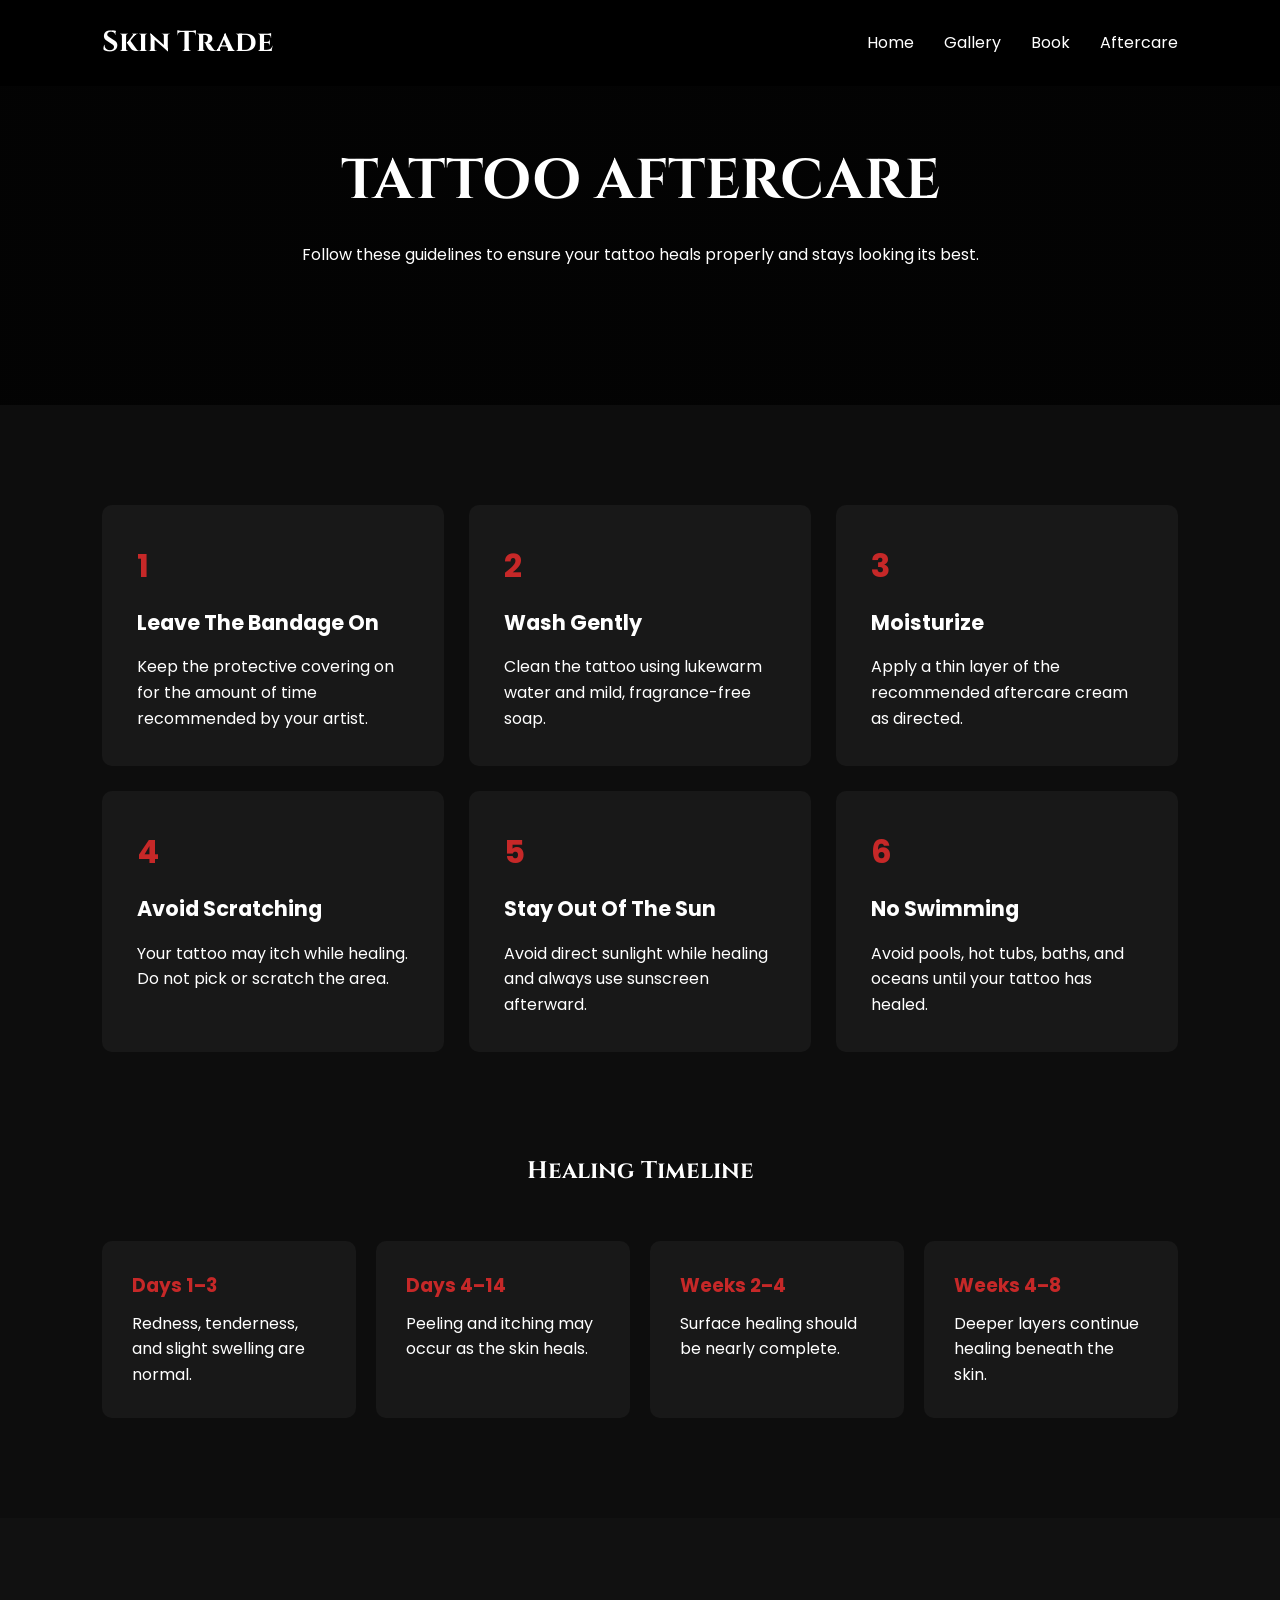
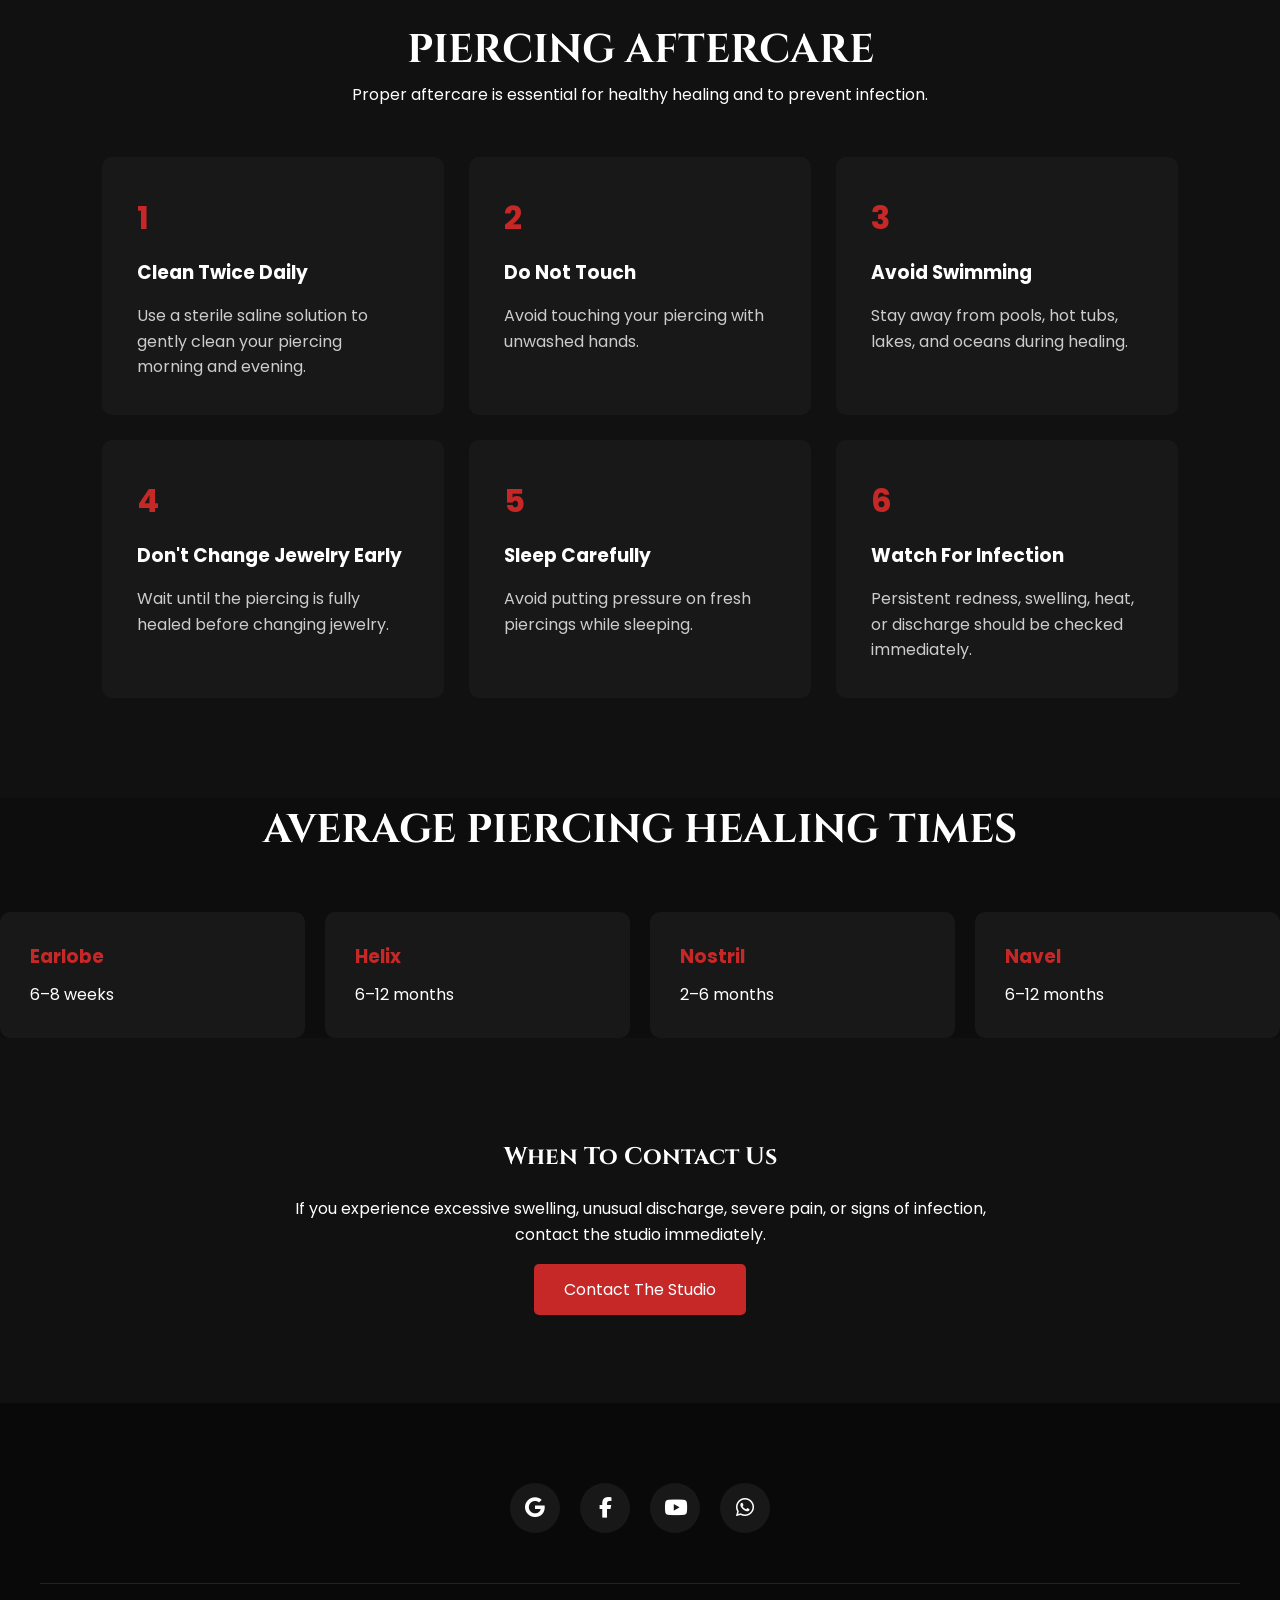
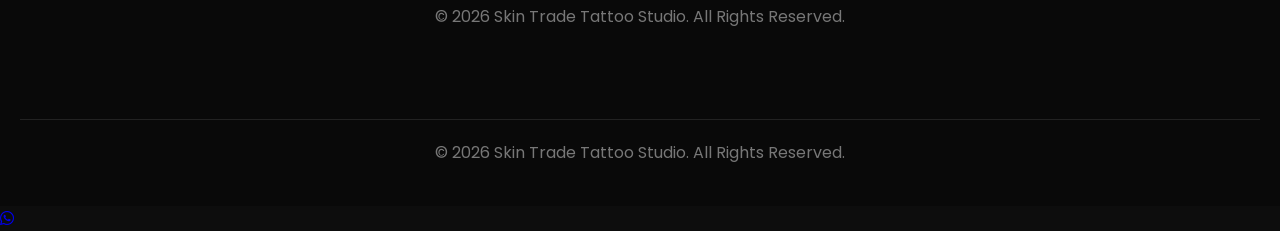
<file: aftercare.html>
<!DOCTYPE html>
<html lang="en">
<head>
    <link rel="stylesheet"
href="https://cdnjs.cloudflare.com/ajax/libs/font-awesome/6.5.2/css/all.min.css">
    <meta charset="UTF-8">
    <meta name="viewport" content="width=device-width, initial-scale=1.0">
    <title>Aftercare | Skin Trade Tattoo Studio</title>

    <link rel="stylesheet" href="style.css">

    <link rel="preconnect" href="https://fonts.googleapis.com">
    <link href="https://fonts.googleapis.com/css2?family=Cinzel:wght@500;700&family=Poppins:wght@300;400;500;600&display=swap" rel="stylesheet">
</head>
<body>

<header>
    <nav class="navbar">

        <div class="logo">Skin Trade</div>

        <ul class="nav-links" id="navLinks">
            <li><a href="index.html">Home</a></li>
            <li><a href="gallery.html">Gallery</a></li>
            <li><a href="booking.html">Book</a></li>
            <li><a href="aftercare.html">Aftercare</a></li>
        </ul>

        <div class="hamburger" id="hamburger">
            <span></span>
            <span></span>
            <span></span>
        </div>

    </nav>
</header>

<section class="aftercare-hero">

    <div class="aftercare-hero-content">

        <h1>TATTOO AFTERCARE</h1>

        <p>
            Follow these guidelines to ensure your tattoo heals properly and stays looking its best.
        </p>

    </div>

</section>

<section class="aftercare-section">

    <div class="aftercare-container">

        <div class="aftercare-card">
            <span>1</span>
            <h2>Leave The Bandage On</h2>
            <p>
                Keep the protective covering on for the amount of time recommended by your artist.
            </p>
        </div>

        <div class="aftercare-card">
            <span>2</span>
            <h2>Wash Gently</h2>
            <p>
                Clean the tattoo using lukewarm water and mild, fragrance-free soap.
            </p>
        </div>

        <div class="aftercare-card">
            <span>3</span>
            <h2>Moisturize</h2>
            <p>
                Apply a thin layer of the recommended aftercare cream as directed.
            </p>
        </div>

        <div class="aftercare-card">
            <span>4</span>
            <h2>Avoid Scratching</h2>
            <p>
                Your tattoo may itch while healing. Do not pick or scratch the area.
            </p>
        </div>

        <div class="aftercare-card">
            <span>5</span>
            <h2>Stay Out Of The Sun</h2>
            <p>
                Avoid direct sunlight while healing and always use sunscreen afterward.
            </p>
        </div>

        <div class="aftercare-card">
            <span>6</span>
            <h2>No Swimming</h2>
            <p>
                Avoid pools, hot tubs, baths, and oceans until your tattoo has healed.
            </p>
        </div>

    </div>

</section>

<section class="healing-timeline">

    <h2>Healing Timeline</h2>

    <div class="timeline-grid">

        <div class="timeline-card">
            <h3>Days 1–3</h3>
            <p>
                Redness, tenderness, and slight swelling are normal.
            </p>
        </div>

        <div class="timeline-card">
            <h3>Days 4–14</h3>
            <p>
                Peeling and itching may occur as the skin heals.
            </p>
        </div>

        <div class="timeline-card">
            <h3>Weeks 2–4</h3>
            <p>
                Surface healing should be nearly complete.
            </p>
        </div>

        <div class="timeline-card">
            <h3>Weeks 4–8</h3>
            <p>
                Deeper layers continue healing beneath the skin.
            </p>
        </div>

    </div>

</section>

<section class="piercing-aftercare">

    <div class="section-heading">
        <h2>PIERCING AFTERCARE</h2>
        <p>
            Proper aftercare is essential for healthy healing and to prevent infection.
        </p>
    </div>

    <div class="piercing-grid">

        <div class="piercing-card">
            <span>1</span>
            <h3>Clean Twice Daily</h3>
            <p>
                Use a sterile saline solution to gently clean your piercing morning and evening.
            </p>
        </div>

        <div class="piercing-card">
            <span>2</span>
            <h3>Do Not Touch</h3>
            <p>
                Avoid touching your piercing with unwashed hands.
            </p>
        </div>

        <div class="piercing-card">
            <span>3</span>
            <h3>Avoid Swimming</h3>
            <p>
                Stay away from pools, hot tubs, lakes, and oceans during healing.
            </p>
        </div>

        <div class="piercing-card">
            <span>4</span>
            <h3>Don't Change Jewelry Early</h3>
            <p>
                Wait until the piercing is fully healed before changing jewelry.
            </p>
        </div>

        <div class="piercing-card">
            <span>5</span>
            <h3>Sleep Carefully</h3>
            <p>
                Avoid putting pressure on fresh piercings while sleeping.
            </p>
        </div>

        <div class="piercing-card">
            <span>6</span>
            <h3>Watch For Infection</h3>
            <p>
                Persistent redness, swelling, heat, or discharge should be checked immediately.
            </p>
        </div>

    </div>

</section>

<section class="piercing-times">

    <div class="section-heading">
        <h2>AVERAGE PIERCING HEALING TIMES</h2>
    </div>

    <div class="timeline-grid">

        <div class="timeline-card">
            <h3>Earlobe</h3>
            <p>6–8 weeks</p>
        </div>

        <div class="timeline-card">
            <h3>Helix</h3>
            <p>6–12 months</p>
        </div>

        <div class="timeline-card">
            <h3>Nostril</h3>
            <p>2–6 months</p>
        </div>

        <div class="timeline-card">
            <h3>Navel</h3>
            <p>6–12 months</p>
        </div>

    </div>

</section>

<section class="warning-section">

    <h2>When To Contact Us</h2>

    <p>
        If you experience excessive swelling, unusual discharge,
        severe pain, or signs of infection, contact the studio immediately.
    </p>

    <a href="contact.html" class="btn-primary">
        Contact The Studio
    </a>

</section>

<footer>
    <footer>

    <div class="social-links">

         <a href="https://www.google.com/search?q=Skin+Trade+Tattoos+Johannesburg"
       target="_blank"
       title="Google Business Profile">
        <i class="fab fa-google"></i>
    </a>

        <a href="https://www.facebook.com/skin trade"
           target="_blank">
            <i class="fab fa-facebook-f"></i>
        </a>

         <a href="https://www.youtube.com/@Siyabongamhlongo-h3q"
       target="_blank">
        <i class="fab fa-youtube"></i>
    </a>

        <a href="https://wa.me/27791793517"
           target="_blank">
            <i class="fab fa-whatsapp"></i>
        </a>

    </div>

    <div class="copyright">
        <p>&copy; 2026 Skin Trade Tattoo Studio. All Rights Reserved.</p>
    </div>

</footer>

    <div class="copyright">
        <p>&copy; 2026 Skin Trade Tattoo Studio. All Rights Reserved.</p>
    </div>

</footer>

<script src="script.js"></script>
<a href="https://wa.me/27791793517"
   class="whatsapp-float"
   target="_blank">

   <i class="fab fa-whatsapp"></i>

</a>
</body>
</html>
</file>
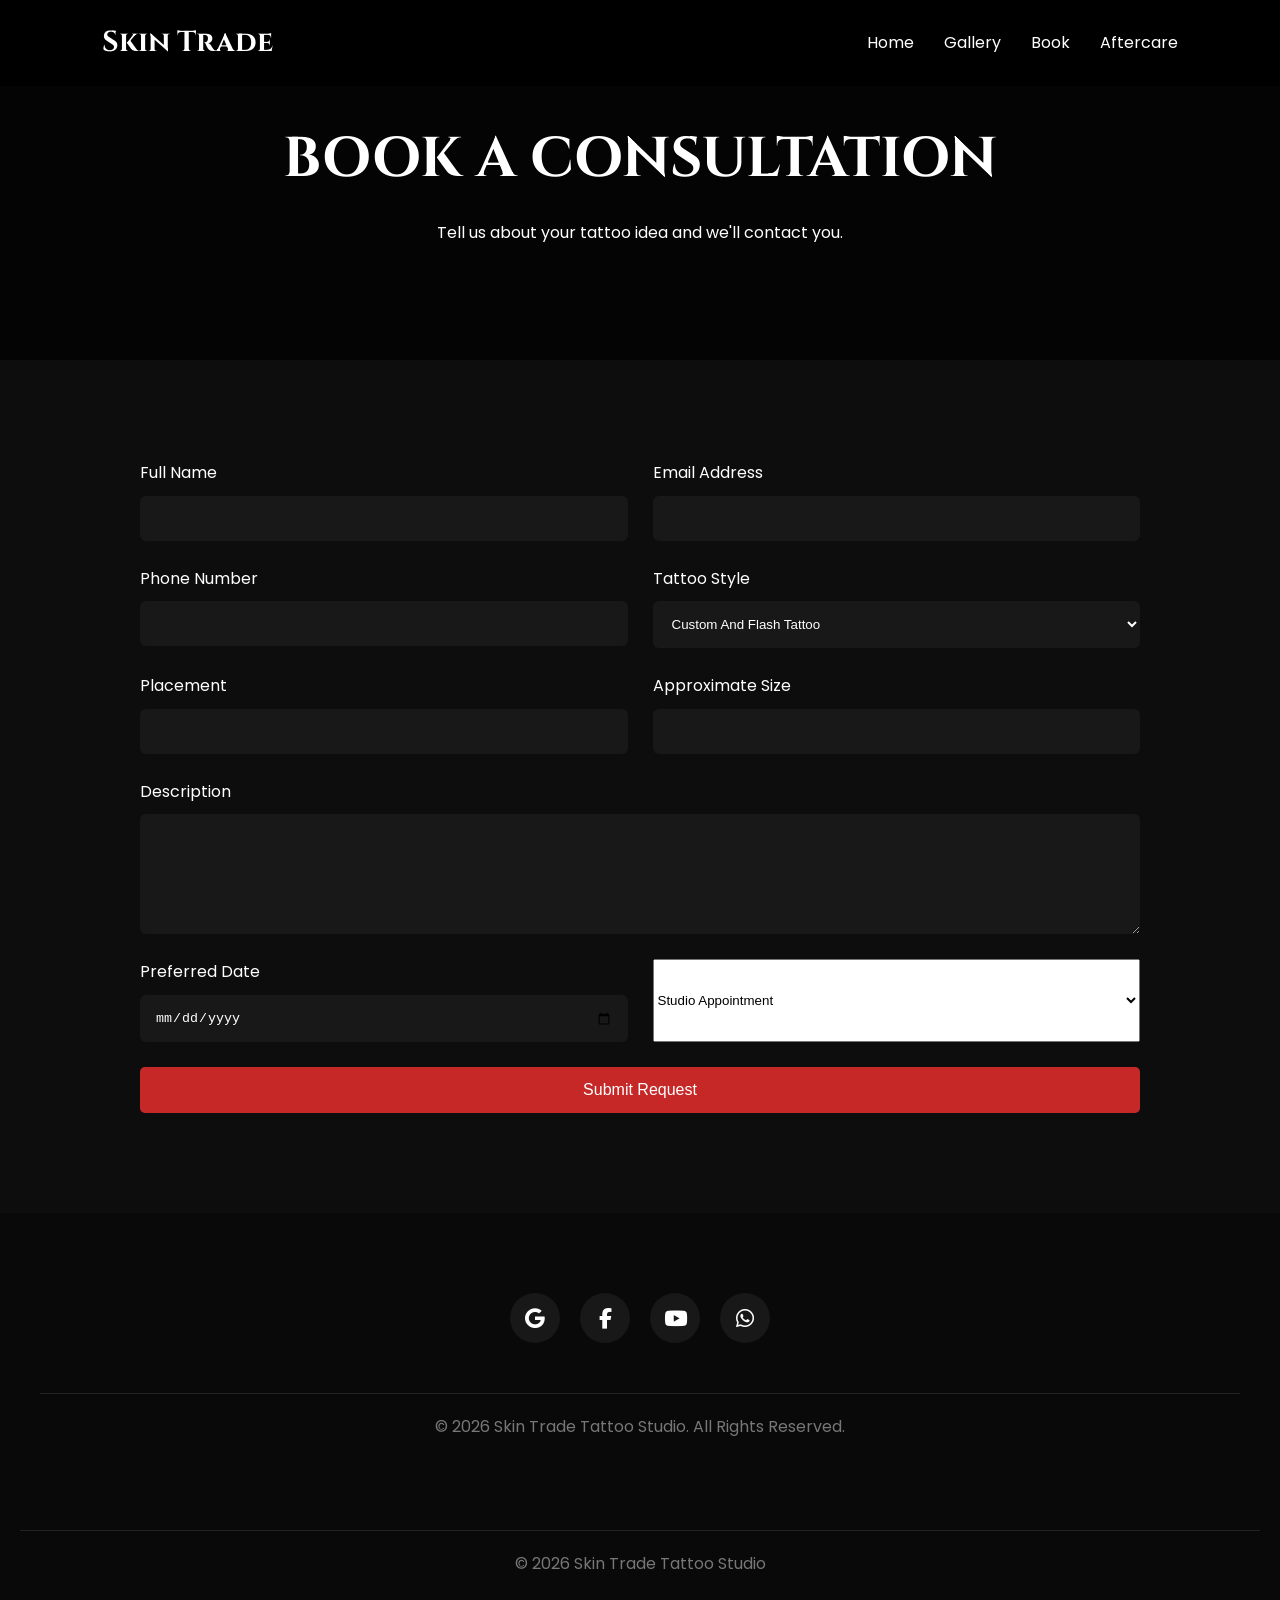
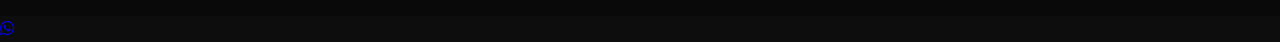
<file: booking.html>
<!DOCTYPE html>
<html lang="en">
<head>
    <link rel="stylesheet"
href="https://cdnjs.cloudflare.com/ajax/libs/font-awesome/6.5.2/css/all.min.css">
    <meta charset="UTF-8">
    <meta name="viewport" content="width=device-width, initial-scale=1.0">
    <title>Book Consultation | Skin Trade Tattoo Studio</title>

    <link rel="stylesheet" href="style.css">

    <link rel="preconnect" href="https://fonts.googleapis.com">
    <link href="https://fonts.googleapis.com/css2?family=Cinzel:wght@500;700&family=Poppins:wght@300;400;500;600&display=swap" rel="stylesheet">
</head>
<body>

<header>
    <nav class="navbar">
        <div class="logo">Skin Trade</div>

        <ul class="nav-links" id="navLinks">
            <li><a href="index.html">Home</a></li>
            <li><a href="gallery.html">Gallery</a></li>
            <li><a href="booking.html">Book</a></li>
            <li><a href="aftercare.html">Aftercare</a></li>
        </ul>

        <div class="hamburger" id="hamburger">
            <span></span>
            <span></span>
            <span></span>
        </div>
    </nav>
</header>

<section class="booking-hero">
    <div class="booking-hero-content">
        <h1>BOOK A CONSULTATION</h1>
        <p>
            Tell us about your tattoo idea and we'll contact you.
        </p>
    </div>
</section>

<section class="booking-section">

    <div class="booking-container">

        <form class="booking-form"
        action="https://formspree.io/f/xzdnzrlo"
    method="POST"> 


            <div class="form-group">
                <label>Full Name</label>
                <input type="text" name="fullname" required>
            </div>

            <div class="form-group">
                <label>Email Address</label>
                <input type="email" name="email" required>
            </div>

            <div class="form-group">
                <label>Phone Number</label>
                <input type="tel" name="phone" required>
            </div>

            <div class="form-group">
                <label>Tattoo Style</label>
                <select name="service">
                    <option>Custom And Flash Tattoo </option>
                    <option>Designs</option>
                    <option>Glow In The Dark Tattoos</option>
                    <option>Full Color Tattoos</option>
                    <option>Cover-Ups</option>
                    <option>Piercings</option>
                    <option>Body Jewelry</option>
                    <option>Black And Gray Tattoos</option>
                </select>
            </div>

            <div class="form-group">
                <label>Placement</label>
                <input type="text" name="placement">
            </div>

            <div class="form-group">
                <label>Approximate Size</label>
                <input type="text" name="size">
            </div>

            <div class="form-group full-width">
                <label>Description</label>
                <textarea name="description" rows="6"></textarea>
            </div>

            <div class="form-group">
                <label>Preferred Date</label>
                <input type="date" name="preferred_date">
            </div>

            <select name="appointment_type">
    <option>Studio Appointment</option>
    <option>House Call</option>
</select>

            <div class="form-group full-width">
                <button type="submit" class="btn-primary">
                    Submit Request
                </button>
            </div>

        </form>

    </div>

</section>

<footer>
    <footer>

    <div class="social-links">

         <a href="https://www.google.com/search?q=Skin+Trade+Tattoos+Johannesburg"
       target="_blank"
       title="Google Business Profile">
        <i class="fab fa-google"></i>
    </a>

        <a href="https://www.facebook.com/skin trade"
           target="_blank">
            <i class="fab fa-facebook-f"></i>
        </a>

         <a href="https://www.youtube.com/@Siyabongamhlongo-h3q"
       target="_blank">
        <i class="fab fa-youtube"></i>
    </a>

        <a href="https://wa.me/27791793517"
           target="_blank">
            <i class="fab fa-whatsapp"></i>
        </a>

    </div>

    <div class="copyright">
        <p>&copy; 2026 Skin Trade Tattoo Studio. All Rights Reserved.</p>
    </div>

</footer>
    <div class="copyright">
        <p>&copy; 2026 Skin Trade Tattoo Studio</p>
    </div>
</footer>

<script src="script.js"></script>
<a href="https://wa.me/27791793517"
   class="whatsapp-float"
   target="_blank">

   <i class="fab fa-whatsapp"></i>

</a>
</body>
</html>
</file>
<file: style.css>
*{
    margin:0;
    padding:0;
    box-sizing:border-box;
}

html{
    scroll-behavior:smooth;
}

body{
    font-family:'Poppins',sans-serif;
    background:#0d0d0d;
    color:#fff;
    line-height:1.6;
}

img{
    max-width:100%;
    display:block;
}

a{
    text-decoration:none;
}

.navbar{
    position:fixed;
    top:0;
    left:0;
    width:100%;
    padding:20px 8%;
    display:flex;
    justify-content:space-between;
    align-items:center;
    background:rgba(0,0,0,.95);
    z-index:1000;
}

.logo{
    font-family:'Cinzel',serif;
    font-size:1.8rem;
    font-weight:700;
}

.nav-links{
    display:flex;
    list-style:none;
    gap:30px;
}

.nav-links a{
    color:white;
    transition:.3s;
}

.nav-links a:hover{
    color:#c62828;
}

.hero{
    min-height:100vh;
    display:flex;
    justify-content:center;
    align-items:center;
    text-align:center;
    padding:100px 20px;
    position:relative;

    background:
    linear-gradient(rgba(0,0,0,.75),
    rgba(0,0,0,.75)),
    url('images/hero.jpg')
    center/cover;
}

.hero-content{
    max-width:800px;
}

.hero-subtitle{
    color:#c62828;
    letter-spacing:3px;
}

.hero h1{
    font-family:'Cinzel',serif;
    font-size:4rem;
    margin:20px 0;
}

.hero p{
    font-size:1.1rem;
    margin-bottom:30px;
}

.hero-buttons{
    display:flex;
    justify-content:center;
    gap:20px;
    flex-wrap:wrap;
}

.btn-primary{
    background:#c62828;
    color:white;
    padding:14px 30px;
    border-radius:5px;
    transition:.3s;
}

.btn-primary:hover{
    background:#a91f1f;
}

.btn-secondary{
    border:2px solid white;
    color:white;
    padding:14px 30px;
    border-radius:5px;
}

.section-heading{
    text-align:center;
    margin-bottom:50px;
}

.section-heading h2{
    font-family:'Cinzel',serif;
    font-size:2.5rem;
}

.about{
    padding:100px 8%;
}

.about-container{
    display:grid;
    grid-template-columns:1fr 1fr;
    gap:50px;
    align-items:center;
}

.about-image img{
    border-radius:10px;
}

.about-text h3{
    margin-bottom:20px;
}

.about-text p{
    margin-bottom:20px;
}

.why-us{
    padding:100px 8%;
    background:#111;
}

.why-grid{
    display:grid;
    grid-template-columns:repeat(auto-fit,minmax(250px,1fr));
    gap:25px;
}

.why-card{
    background:#181818;
    padding:30px;
    border-radius:10px;
}

.styles{
    padding:100px 8%;
}

.styles-grid{
    display:grid;
    grid-template-columns:repeat(auto-fit,minmax(250px,1fr));
    gap:25px;
}

.style-card{
    background:#181818;
    padding:50px 20px;
    text-align:center;
    border-radius:10px;
}

.featured-artists{
    padding:100px 8%;
    background:#111;
}

.artist-grid{
    display:grid;
    grid-template-columns:repeat(auto-fit,minmax(280px,1fr));
    gap:25px;
}

.artist-card{
    background:#181818;
    border-radius:10px;
    overflow:hidden;
}

.artist-card img{
    width:100%;
    height:320px;
    object-fit:cover;
}

.artist-card h3,
.artist-card p{
    padding:10px 20px;
}

.hamburger{
    display:none;
}

@media(max-width:768px){

    .hero h1{
        font-size:2.5rem;
    }

    .about-container{
        grid-template-columns:1fr;
    }

    .nav-links{
        display:none;
    }
}

/* FEATURED GALLERY */

.featured-gallery{
    padding:100px 8%;
    background:#111;
}

.featured-gallery .section-heading{
    text-align:center;
    margin-bottom:50px;
}

.featured-gallery .section-heading h2{
    font-family:'Cinzel', serif;
    font-size:2.5rem;
    margin-bottom:15px;
}

.featured-gallery .section-heading p{
    color:#bbb;
}

.gallery-grid{
    display:grid;
    grid-template-columns:repeat(auto-fit,minmax(300px,1fr));
    gap:20px;
}

.gallery-item{
    overflow:hidden;
    border-radius:10px;
    cursor:pointer;
}

.gallery-item img{
    width:100%;
    height:350px;
    object-fit:cover;
    transition:0.4s ease;
}

.gallery-item:hover img{
    transform:scale(1.08);
}

.gallery-btn{
    text-align:center;
    margin-top:40px;
}

@media(max-width:768px){

    .featured-gallery{
        padding:70px 5%;
    }

    .featured-gallery .section-heading h2{
        font-size:2rem;
    }

    .gallery-item img{
        height:280px;
    }

}

/* REVIEWS */

.reviews{
    padding:100px 8%;
}

.reviews-grid{
    display:grid;
    grid-template-columns:repeat(auto-fit,minmax(300px,1fr));
    gap:25px;
    margin-top:50px;
}

.review-card{
    background:#181818;
    padding:30px;
    border-radius:10px;
}

.review-card h3{
    color:#c62828;
    margin-bottom:15px;
}

.review-card span{
    display:block;
    margin-top:15px;
    color:#999;
}

/* BOOKING PROCESS */

.booking-process{
    padding:100px 8%;
    background:#111;
}

.process-grid{
    display:grid;
    grid-template-columns:repeat(auto-fit,minmax(250px,1fr));
    gap:25px;
    margin-top:50px;
}

.process-card{
    text-align:center;
    background:#181818;
    padding:40px 25px;
    border-radius:10px;
}

.process-card span{
    font-size:2rem;
    color:#c62828;
    font-weight:bold;
}

/* FINAL CTA */

.final-cta{
    text-align:center;
    padding:120px 20px;
}

.final-cta h2{
    font-family:'Cinzel',serif;
    margin-bottom:20px;
}

.final-cta p{
    margin-bottom:30px;
}

/* FOOTER */

footer{
    background:#000;
    padding:70px 8% 20px;
}

.footer-container{
    display:grid;
    grid-template-columns:repeat(auto-fit,minmax(250px,1fr));
    gap:40px;
}

.footer-col h3{
    margin-bottom:20px;
    font-family:'Cinzel',serif;
}

.footer-col a{
    display:block;
    color:#bbb;
    text-decoration:none;
    margin-bottom:10px;
}

.footer-col p{
    color:#bbb;
    margin-bottom:10px;
}

.copyright{
    text-align:center;
    margin-top:50px;
    border-top:1px solid #222;
    padding-top:20px;
    color:#777;
}

/* BOOKING PAGE */

.booking-hero{
    min-height:40vh;
    display:flex;
    align-items:center;
    justify-content:center;
    text-align:center;

    background:
    linear-gradient(rgba(0,0,0,.7),
    rgba(0,0,0,.7)),
    url('https://images.unsplash.com/photo-1542727365-19732a80dcfd?w=1600')
    center/cover;
}

.booking-hero-content h1{
    font-family:'Cinzel',serif;
    font-size:3.5rem;
    margin-bottom:15px;
}

.booking-section{
    padding:100px 8%;
}

.booking-container{
    max-width:1000px;
    margin:auto;
}

.booking-form{
    display:grid;
    grid-template-columns:1fr 1fr;
    gap:25px;
}

.form-group{
    display:flex;
    flex-direction:column;
}

.form-group label{
    margin-bottom:10px;
}

.form-group input,
.form-group select,
.form-group textarea{
    padding:15px;
    border:none;
    border-radius:6px;
    background:#181818;
    color:white;
}

.full-width{
    grid-column:1 / -1;
}

.booking-form button{
    border:none;
    cursor:pointer;
    font-size:1rem;
}

@media(max-width:768px){

    .booking-form{
        grid-template-columns:1fr;
    }

    .booking-hero-content h1{
        font-size:2.2rem;
    }
}

/* CONTACT PAGE */

.contact-hero{
    min-height:40vh;
    display:flex;
    justify-content:center;
    align-items:center;
    text-align:center;

    background:
    linear-gradient(rgba(0,0,0,.75),
    rgba(0,0,0,.75)),
    url('https://images.unsplash.com/photo-1542727365-19732a80dcfd?w=1600')
    center/cover;
}

.contact-hero-content h1{
    font-size:3.5rem;
    font-family:'Cinzel', serif;
    margin-bottom:15px;
}

.contact-section{
    padding:100px 8%;
}

.contact-container{
    display:grid;
    grid-template-columns:1fr 1fr;
    gap:50px;
}

.contact-info h2,
.contact-form-container h2{
    margin-bottom:30px;
    font-family:'Cinzel', serif;
}

.info-box{
    background:#181818;
    padding:25px;
    border-radius:10px;
    margin-bottom:20px;
}

.info-box h3{
    margin-bottom:10px;
    color:#c62828;
}

.contact-form{
    display:flex;
    flex-direction:column;
    gap:20px;
}

.contact-form input,
.contact-form textarea{
    padding:15px;
    border:none;
    border-radius:8px;
    background:#181818;
    color:white;
}

.contact-form button{
    border:none;
    cursor:pointer;
}

.map-section{
    padding:0 8% 100px;
    text-align:center;
}

.map-section h2{
    font-family:'Cinzel', serif;
    margin-bottom:30px;
}

.map-placeholder{
    height:400px;
    background:#181818;
    display:flex;
    justify-content:center;
    align-items:center;
    border-radius:10px;
    color:#aaa;
}

@media(max-width:768px){

    .contact-container{
        grid-template-columns:1fr;
    }

    .contact-hero-content h1{
        font-size:2.4rem;
    }

    .map-placeholder{
        height:300px;
    }

}

/* AFTERCARE PAGE */

.aftercare-hero{
    min-height:45vh;
    display:flex;
    justify-content:center;
    align-items:center;
    text-align:center;

    background:
    linear-gradient(rgba(0,0,0,.75),
    rgba(0,0,0,.75)),
    url('https://images.unsplash.com/photo-1542727365-19732a80dcfd?w=1600')
    center/cover;
}

.aftercare-hero-content h1{
    font-size:3.5rem;
    font-family:'Cinzel', serif;
    margin-bottom:15px;
}

.aftercare-section{
    padding:100px 8%;
}

.aftercare-container{
    display:grid;
    grid-template-columns:repeat(auto-fit,minmax(280px,1fr));
    gap:25px;
}

.aftercare-card{
    background:#181818;
    padding:35px;
    border-radius:10px;
}

.aftercare-card span{
    display:inline-block;
    font-size:2rem;
    color:#c62828;
    font-weight:bold;
    margin-bottom:15px;
}

.aftercare-card h2{
    font-size:1.3rem;
    margin-bottom:15px;
}

.healing-timeline{
    padding:0 8% 100px;
}

.healing-timeline h2{
    text-align:center;
    margin-bottom:50px;
    font-family:'Cinzel', serif;
}

.timeline-grid{
    display:grid;
    grid-template-columns:repeat(auto-fit,minmax(220px,1fr));
    gap:20px;
}

.timeline-card{
    background:#181818;
    padding:30px;
    border-radius:10px;
}

.timeline-card h3{
    color:#c62828;
    margin-bottom:10px;
}

.warning-section{
    text-align:center;
    padding:100px 8%;
    background:#111;
}

.warning-section h2{
    font-family:'Cinzel', serif;
    margin-bottom:20px;
}

.warning-section p{
    max-width:700px;
    margin:auto;
    margin-bottom:30px;
}

@media(max-width:768px){

    .aftercare-hero-content h1{
        font-size:2.3rem;
    }

    .aftercare-section{
        padding:70px 5%;
    }

    .warning-section{
        padding:70px 5%;
    }

}

/* GALLERY PAGE */

.gallery-hero{
    min-height:45vh;
    display:flex;
    justify-content:center;
    align-items:center;
    text-align:center;

    background:
    linear-gradient(rgba(0,0,0,.75),
    rgba(0,0,0,.75)),
    url('images/gallery-banner.jpg')
    center/cover;
}

.gallery-hero-content h1{
    font-size:3.5rem;
    font-family:'Cinzel', serif;
    margin-bottom:15px;
}

.gallery-filters{
    display:flex;
    justify-content:center;
    flex-wrap:wrap;
    gap:15px;
    padding:50px 20px;
}

.filter-btn{
    padding:12px 24px;
    border:none;
    border-radius:30px;
    background:#181818;
    color:white;
    cursor:pointer;
    transition:.3s;
}

.filter-btn:hover,
.filter-btn.active{
    background:#c62828;
}

.portfolio-gallery{
    padding:0 8% 100px;

    display:grid;
    grid-template-columns:
    repeat(auto-fit,minmax(300px,1fr));

    gap:20px;
}

.portfolio-item{
    overflow:hidden;
    border-radius:10px;
    cursor:pointer;
}

.portfolio-item img{
    width:100%;
    height:400px;
    object-fit:cover;
    transition:.4s;
}

.portfolio-item:hover img{
    transform:scale(1.08);
}

.lightbox{
    position:fixed;
    inset:0;
    background:rgba(0,0,0,.95);

    display:none;
    justify-content:center;
    align-items:center;

    z-index:9999;
}

.lightbox img{
    max-width:90%;
    max-height:85%;
}

.close-lightbox{
    position:absolute;
    top:20px;
    right:30px;
    font-size:3rem;
    cursor:pointer;
}

.gallery-cta{
    text-align:center;
    padding:100px 8%;
    background:#111;
}

.gallery-cta h2{
    font-family:'Cinzel', serif;
    margin-bottom:20px;
}

.gallery-cta p{
    margin-bottom:30px;
}

@media(max-width:768px){

    .gallery-hero-content h1{
        font-size:2.3rem;
    }

    .portfolio-item img{
        height:300px;
    }

}

/* PIERCING AFTERCARE */

.piercing-aftercare{
    padding:100px 8%;
    background:#111;
}

.piercing-grid{
    display:grid;
    grid-template-columns:repeat(auto-fit,minmax(280px,1fr));
    gap:25px;
    margin-top:50px;
}

.piercing-card{
    background:#181818;
    padding:35px;
    border-radius:10px;
}

.piercing-card span{
    display:inline-block;
    font-size:2rem;
    font-weight:bold;
    color:#c62828;
    margin-bottom:15px;
}

.piercing-card h3{
    margin-bottom:15px;
}

.piercing-card p{
    color:#ccc;
}

/* FOOTER */

footer{
    background:#090909;
    text-align:center;
    padding:40px 20px;
}

.social-links{
    display:flex;
    justify-content:center;
    gap:20px;
    margin-bottom:20px;
}

.social-links a{
    width:50px;
    height:50px;
    border-radius:50%;
    background:#181818;

    display:flex;
    justify-content:center;
    align-items:center;

    color:white;
    font-size:1.3rem;

    transition:.3s;
}

.social-links a:nth-child(1):hover{
    background:#4285F4;   /* Google Blue */
}

.social-links a:hover{
    transform:translateY(-5px);
}

.social-links a:nth-child(1):hover{
    background:#1877F2;
}

.social-links a:nth-child(2):hover{
    background:#FF0000;
}

/* FEATURED VIDEO */

.featured-video{
    padding:80px 8%;
}

.video-container{
    max-width:1000px;
    margin:auto;
}

.video-container video{
    width:100%;
    border-radius:12px;
    display:block;
}

.video-container{
    max-width:450px;
    margin:auto;
}

/* SINGLE ARTIST SECTION */

.featured-artist{
    padding:100px 8%;
    background:#111;
}

.artist-profile{
    display:grid;
    grid-template-columns:400px 1fr;
    gap:50px;
    align-items:center;
    max-width:1200px;
    margin:auto;
}

.artist-image img{
    width:100%;
    border-radius:15px;
    object-fit:cover;
}

.artist-tag{
    color:#c62828;
    font-weight:600;
    letter-spacing:2px;
    text-transform:uppercase;
}

.artist-info h3{
    font-size:2.5rem;
    margin:15px 0;
    font-family:'Cinzel', serif;
}

.artist-info p{
    margin-bottom:25px;
    color:#ccc;
}

.artist-specialties{
    display:flex;
    flex-wrap:wrap;
    gap:10px;
    margin-bottom:30px;
}

.artist-specialties span{
    background:#181818;
    padding:10px 15px;
    border-radius:30px;
}

@media(max-width:768px){

    .artist-profile{
        grid-template-columns:1fr;
    }

    .artist-info h3{
        font-size:2rem;
    }

}

.social-links a:nth-child(4):hover{
    background:#25D366;
}

.house-calls-banner{
    background:#c62828;
    text-align:center;
    padding:30px 20px;
}

.house-calls-banner h2{
    margin-bottom:10px;
    font-family:'Cinzel', serif;
}

.house-calls-banner p{
    max-width:800px;
    margin:auto;
}
</file>
